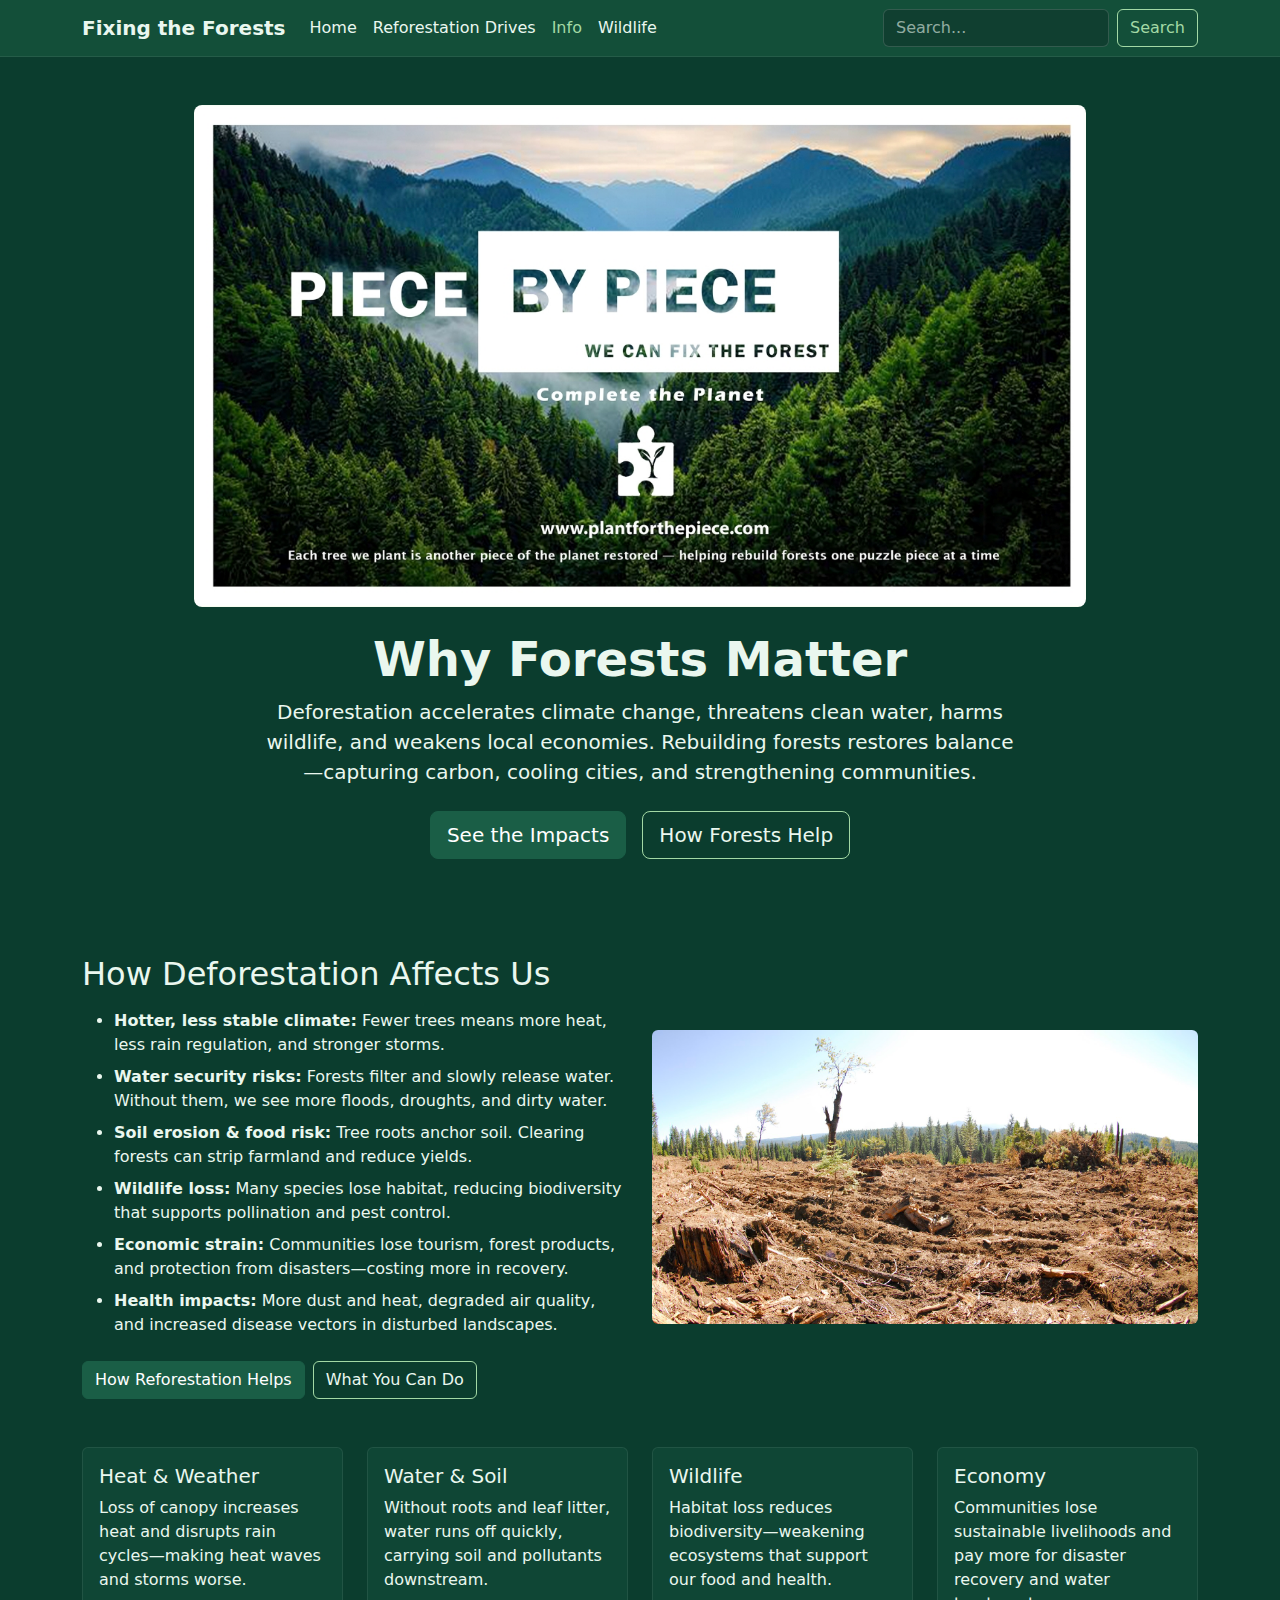
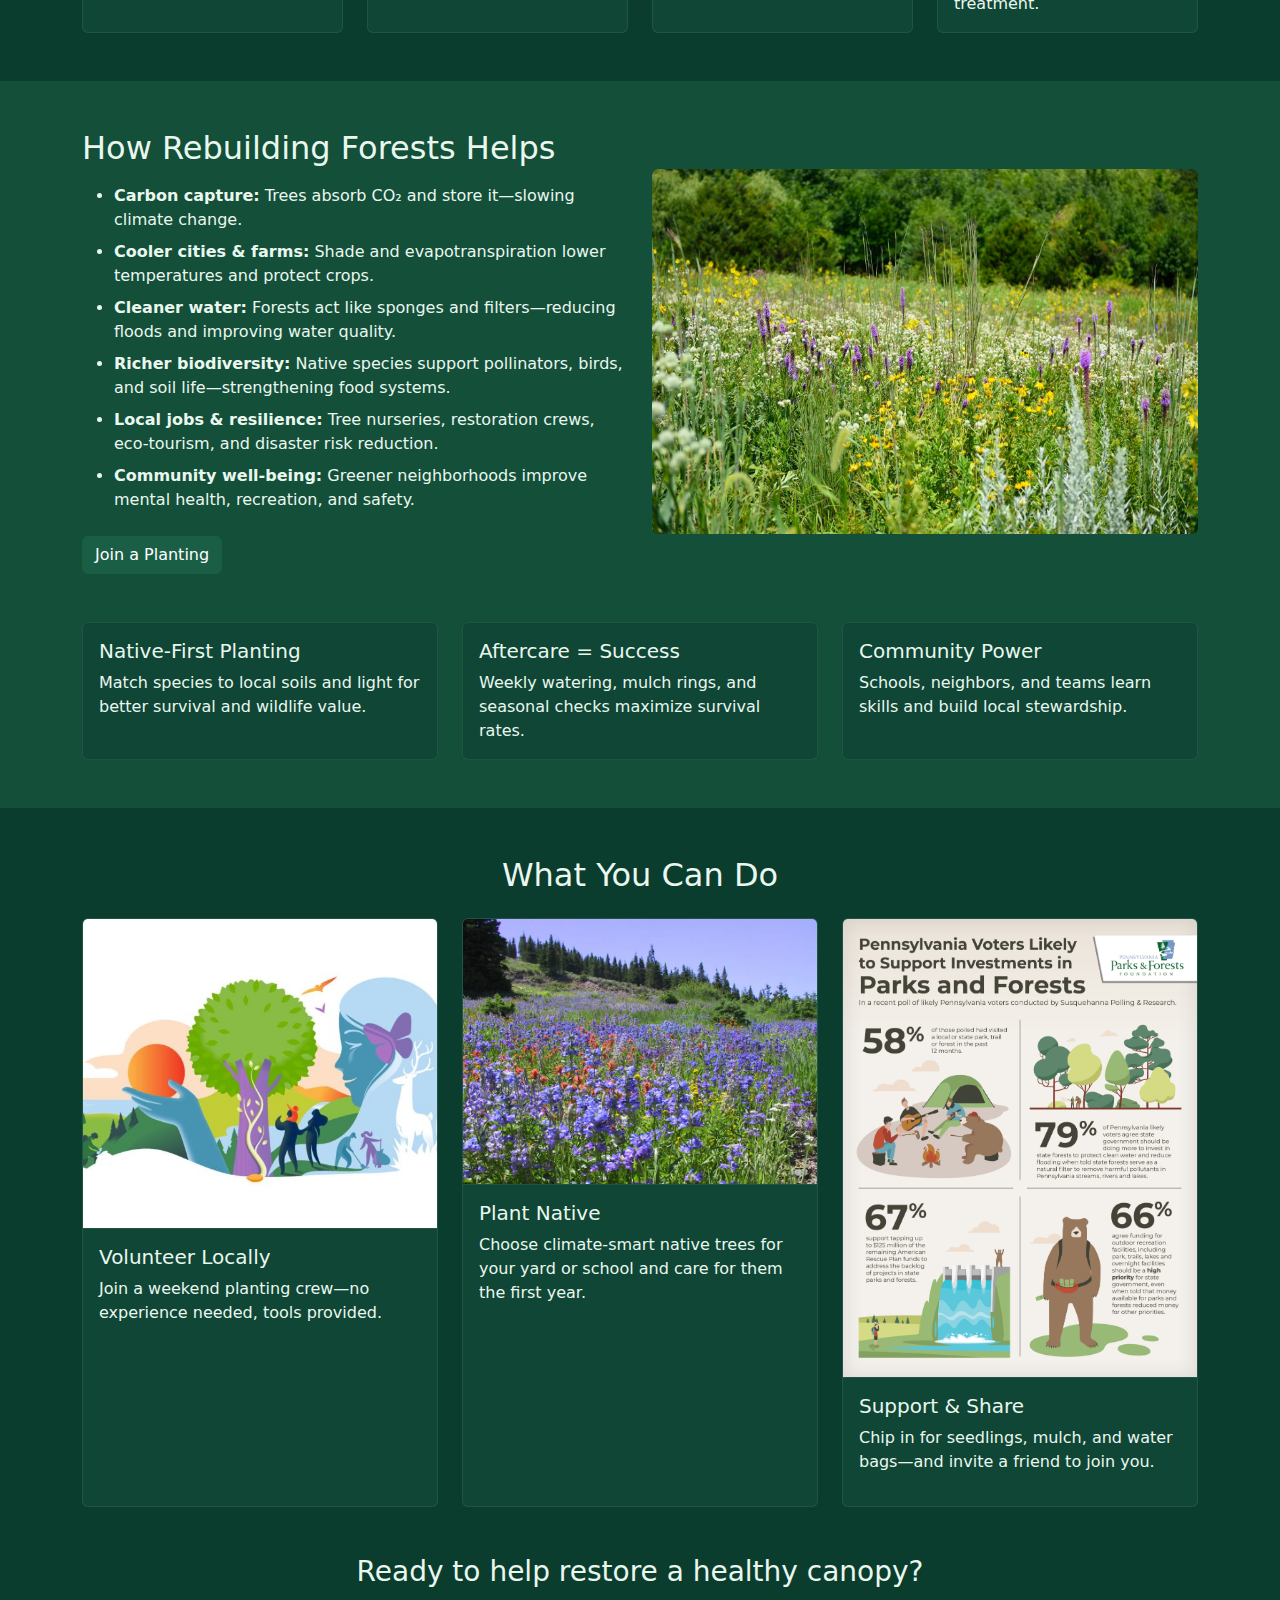
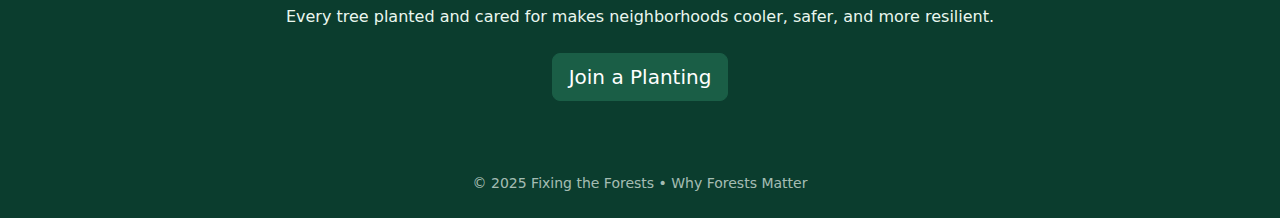
<file: deforestation.html>
<!doctype html>
<html lang="en">
  <head>
    <meta charset="utf-8">
    <meta name="viewport" content="width=device-width, initial-scale=1">
    <title>Why Forests Matter — Fixing the Forests</title>

    <!-- Bootstrap CSS -->
    <link href="https://cdn.jsdelivr.net/npm/bootstrap@5.3.8/dist/css/bootstrap.min.css" rel="stylesheet" crossorigin="anonymous">

    <!-- Theme CSS -->
    <link rel="stylesheet" href="style.css?v=1">
  </head>

  <body id="top">
    <!-- NAVBAR -->
    <nav class="navbar navbar-expand-lg navbar-dark navbar-forest" data-bs-theme="dark">
      <div class="container">
        <a class="navbar-brand fw-semibold" href="index.html">Fixing the Forests</a>
        <button class="navbar-toggler" type="button" data-bs-toggle="collapse" data-bs-target="#navbarSupportedContent"
                aria-controls="navbarSupportedContent" aria-expanded="false" aria-label="Toggle navigation">
          <span class="navbar-toggler-icon"></span>
        </button>

        <div class="collapse navbar-collapse" id="navbarSupportedContent">
          <ul class="navbar-nav me-auto mb-2 mb-lg-0">
            <li class="nav-item">
              <a class="nav-link" href="index.html#top">Home</a>
            </li>
            <li class="nav-item">
               <a class="nav-link" href="Reforestation.html">Reforestation Drives</a>
            </li>
            <li class="nav-item">
              <a class="nav-link active" aria-current="page" href="#top">Info</a>
            </li>
            <li class="nav-item">
              <a class="nav-link" href="wildlife.html">Wildlife</a>
            </li>
          </ul>

          <form class="d-flex" role="search">
            <input class="form-control me-2" type="search" placeholder="Search..." aria-label="Search">
            <button class="btn btn-outline-success" type="submit">Search</button>
          </form>
        </div>
      </div>
    </nav>

    <!-- HERO -->
    <header class="py-5 text-center hero">
      <div class="container">
        <img src="images/webforest.jpg" class="img-fluid mb-4 hero-img" alt="Forest canopy image">
        <h1 class="display-5 fw-bold">Why Forests Matter</h1>
        <p class="lead mx-auto mb-4" style="max-width: 760px;">
          Deforestation accelerates climate change, threatens clean water, harms wildlife, and weakens local economies.
          Rebuilding forests restores balance—capturing carbon, cooling cities, and strengthening communities.
        </p>
        <div class="d-flex justify-content-center gap-3 flex-wrap">
          <a href="https://www.natureandculture.org/deforestation/?utm_source=google-ad-grant&utm_medium=ppc&utm_id=btd&utm_term=why%20is%20deforestation%20bad&utm_campaign=BTD+%7C+Power+Page+%7C+Deforestation&utm_source=adwords&utm_medium=ppc&hsa_acc=2265980610&hsa_cam=21411551258&hsa_grp=163776776093&hsa_ad=703767901651&hsa_src=g&hsa_tgt=kwd-299658791278&hsa_kw=why%20is%20deforestation%20bad&hsa_mt=b&hsa_net=adwords&hsa_ver=3&gad_source=1&gad_campaignid=21411551258&gbraid=0AAAAADlRPw2e6mKGZSCTFKKvz6tWCdn69&gclid=Cj0KCQiAiKzIBhCOARIsAKpKLAPfK0SnyNPqs79mHWVfNb8ZKmqJJweog-Jat0HAgAfNtWz9B_LAwloaAsMsEALw_wcB"
             target="_blank" rel="noopener noreferrer" class="btn btn-forest btn-lg">See the Impacts</a>

          <a href="https://wwf.panda.org/discover/our_focus/forests_practice/importance_forests/"
             target="_blank" rel="noopener noreferrer" class="btn btn-forest-outline btn-lg">How Forests Help</a>
        </div>
      </div>
    </header>

    <!-- IMPACTS -->
    <section id="impacts" class="py-5">
      <div class="container">
        <div class="row g-4 align-items-center">
          <div class="col-lg-6">
            <h2 class="mb-3">How Deforestation Affects Us</h2>
            <ul class="mb-4">
              <li class="mb-2"><strong>Hotter, less stable climate:</strong> Fewer trees means more heat, less rain regulation, and stronger storms.</li>
              <li class="mb-2"><strong>Water security risks:</strong> Forests filter and slowly release water. Without them, we see more floods, droughts, and dirty water.</li>
              <li class="mb-2"><strong>Soil erosion &amp; food risk:</strong> Tree roots anchor soil. Clearing forests can strip farmland and reduce yields.</li>
              <li class="mb-2"><strong>Wildlife loss:</strong> Many species lose habitat, reducing biodiversity that supports pollination and pest control.</li>
              <li class="mb-2"><strong>Economic strain:</strong> Communities lose tourism, forest products, and protection from disasters—costing more in recovery.</li>
              <li class="mb-2"><strong>Health impacts:</strong> More dust and heat, degraded air quality, and increased disease vectors in disturbed landscapes.</li>
            </ul>
            <div class="d-flex gap-2 flex-wrap">
              <a href="https://www.nationalforests.org/tree-planting-programs/benefits-of-reforestation"
                 target="_blank" rel="noopener noreferrer" class="btn btn-forest">How Reforestation Helps</a>

              <a href="https://www.longviewcarbonfarms.org/our-key-efforts?gad_source=1&gad_campaignid=22310543715&gbraid=0AAAAAqQtHkuBEMY5jS0LMvz1YDOmy0dgL&gclid=Cj0KCQiAiKzIBhCOARIsAKpKLAO1u5nF4v3yefSH_CJP4tyniTOQmTbjjMm2uqJ7J_ypp7ZN_ZagQd8aAt_kEALw_wcB"
                 target="_blank" rel="noopener noreferrer" class="btn btn-forest-outline">What You Can Do</a>
            </div>
          </div>
          <div class="col-lg-6 text-center">
            <img src="images/clear.jpg" class="img-fluid rounded" alt="Cleared area showing erosion patterns">
          </div>
        </div>

        <div class="row g-4 mt-4">
          <div class="col-md-6 col-xl-3">
            <div class="card card-forest h-100">
              <div class="card-body">
                <h5 class="card-title">Heat &amp; Weather</h5>
                <p class="card-text mb-0">Loss of canopy increases heat and disrupts rain cycles—making heat waves and storms worse.</p>
              </div>
            </div>
          </div>
          <div class="col-md-6 col-xl-3">
            <div class="card card-forest h-100">
              <div class="card-body">
                <h5 class="card-title">Water &amp; Soil</h5>
                <p class="card-text mb-0">Without roots and leaf litter, water runs off quickly, carrying soil and pollutants downstream.</p>
              </div>
            </div>
          </div>
          <div class="col-md-6 col-xl-3">
            <div class="card card-forest h-100">
              <div class="card-body">
                <h5 class="card-title">Wildlife</h5>
                <p class="card-text mb-0">Habitat loss reduces biodiversity—weakening ecosystems that support our food and health.</p>
              </div>
            </div>
          </div>
          <div class="col-md-6 col-xl-3">
            <div class="card card-forest h-100">
              <div class="card-body">
                <h5 class="card-title">Economy</h5>
                <p class="card-text mb-0">Communities lose sustainable livelihoods and pay more for disaster recovery and water treatment.</p>
              </div>
            </div>
          </div>
        </div>

      </div>
    </section>

    <!-- BENEFITS -->
    <section id="benefits" class="py-5 bg-forest-soft">
      <div class="container">
        <div class="row g-4 align-items-center">
          <div class="col-lg-6">
            <h2 class="mb-3">How Rebuilding Forests Helps</h2>
            <ul class="mb-4">
              <li class="mb-2"><strong>Carbon capture:</strong> Trees absorb CO₂ and store it—slowing climate change.</li>
              <li class="mb-2"><strong>Cooler cities &amp; farms:</strong> Shade and evapotranspiration lower temperatures and protect crops.</li>
              <li class="mb-2"><strong>Cleaner water:</strong> Forests act like sponges and filters—reducing floods and improving water quality.</li>
              <li class="mb-2"><strong>Richer biodiversity:</strong> Native species support pollinators, birds, and soil life—strengthening food systems.</li>
              <li class="mb-2"><strong>Local jobs &amp; resilience:</strong> Tree nurseries, restoration crews, eco-tourism, and disaster risk reduction.</li>
              <li class="mb-2"><strong>Community well-being:</strong> Greener neighborhoods improve mental health, recreation, and safety.</li>
            </ul>
            <div class="d-flex gap-2 flex-wrap">
              <a href="reforestation.html#upcoming" class="btn btn-forest">Join a Planting</a>
            </div>
          </div>
          <div class="col-lg-6 text-center">
            <img src="images/flowers.jpg" class="img-fluid rounded" alt="Young forest with diverse native plants">
          </div>
        </div>

        <div class="row g-4 mt-4">
          <div class="col-md-6 col-lg-4">
            <div class="card card-forest h-100">
              <div class="card-body">
                <h5 class="card-title">Native-First Planting</h5>
                <p class="card-text mb-0">Match species to local soils and light for better survival and wildlife value.</p>
              </div>
            </div>
          </div>
          <div class="col-md-6 col-lg-4">
            <div class="card card-forest h-100">
              <div class="card-body">
                <h5 class="card-title">Aftercare = Success</h5>
                <p class="card-text mb-0">Weekly watering, mulch rings, and seasonal checks maximize survival rates.</p>
              </div>
            </div>
          </div>
          <div class="col-md-6 col-lg-4">
            <div class="card card-forest h-100">
              <div class="card-body">
                <h5 class="card-title">Community Power</h5>
                <p class="card-text mb-0">Schools, neighbors, and teams learn skills and build local stewardship.</p>
              </div>
            </div>
          </div>
        </div>

      </div>
    </section>

    <!-- ACTIONS -->
    <section id="actions" class="py-5">
      <div class="container">
        <h2 class="mb-4 text-center">What You Can Do</h2>

        <div class="row g-4">
          <div class="col-md-6 col-lg-4">
            <div class="card card-forest h-100">
              <img src="images/volater.jpg" class="card-img-top" alt="Volunteers planting">
              <div class="card-body d-flex flex-column">
                <h5 class="card-title">Volunteer Locally</h5>
                <p class="card-text">Join a weekend planting crew—no experience needed, tools provided.</p>
                <div class="mt-auto d-grid"><!-- button optional --></div>
              </div>
            </div>
          </div>

          <div class="col-md-6 col-lg-4">
            <div class="card card-forest h-100">
              <img src="images/flowerfield.jpg" class="card-img-top" alt="Native saplings">
              <div class="card-body d-flex flex-column">
                <h5 class="card-title">Plant Native</h5>
                <p class="card-text">Choose climate-smart native trees for your yard or school and care for them the first year.</p>
                <div class="mt-auto d-grid"><!-- button optional --></div>
              </div>
            </div>
          </div>

          <div class="col-md-6 col-lg-4">
            <div class="card card-forest h-100">
              <img src="images/support.jpg" class="card-img-top" alt="Community meeting">
              <div class="card-body d-flex flex-column">
                <h5 class="card-title">Support &amp; Share</h5>
                <p class="card-text">Chip in for seedlings, mulch, and water bags—and invite a friend to join you.</p>
                <div class="mt-auto d-grid"><!-- button optional --></div>
              </div>
            </div>
          </div>
        </div>

        <div class="text-center mt-5">
          <h3 class="mb-3">Ready to help restore a healthy canopy?</h3>
          <p class="mb-4">Every tree planted and cared for makes neighborhoods cooler, safer, and more resilient.</p>
          <div class="d-flex justify-content-center gap-3 flex-wrap">
            <a href="Reforestation.html#upcoming" class="btn btn-forest btn-lg">Join a Planting</a>
          </div>
        </div>

      </div>
    </section>

    <footer class="py-4 text-center text-muted small">
      <div class="container">
        © 2025 Fixing the Forests • Why Forests Matter
      </div>
    </footer>

    <script src="https://cdn.jsdelivr.net/npm/bootstrap@5.3.8/dist/js/bootstrap.bundle.min.js" crossorigin="anonymous"></script>
  </body>
</html>
</file>
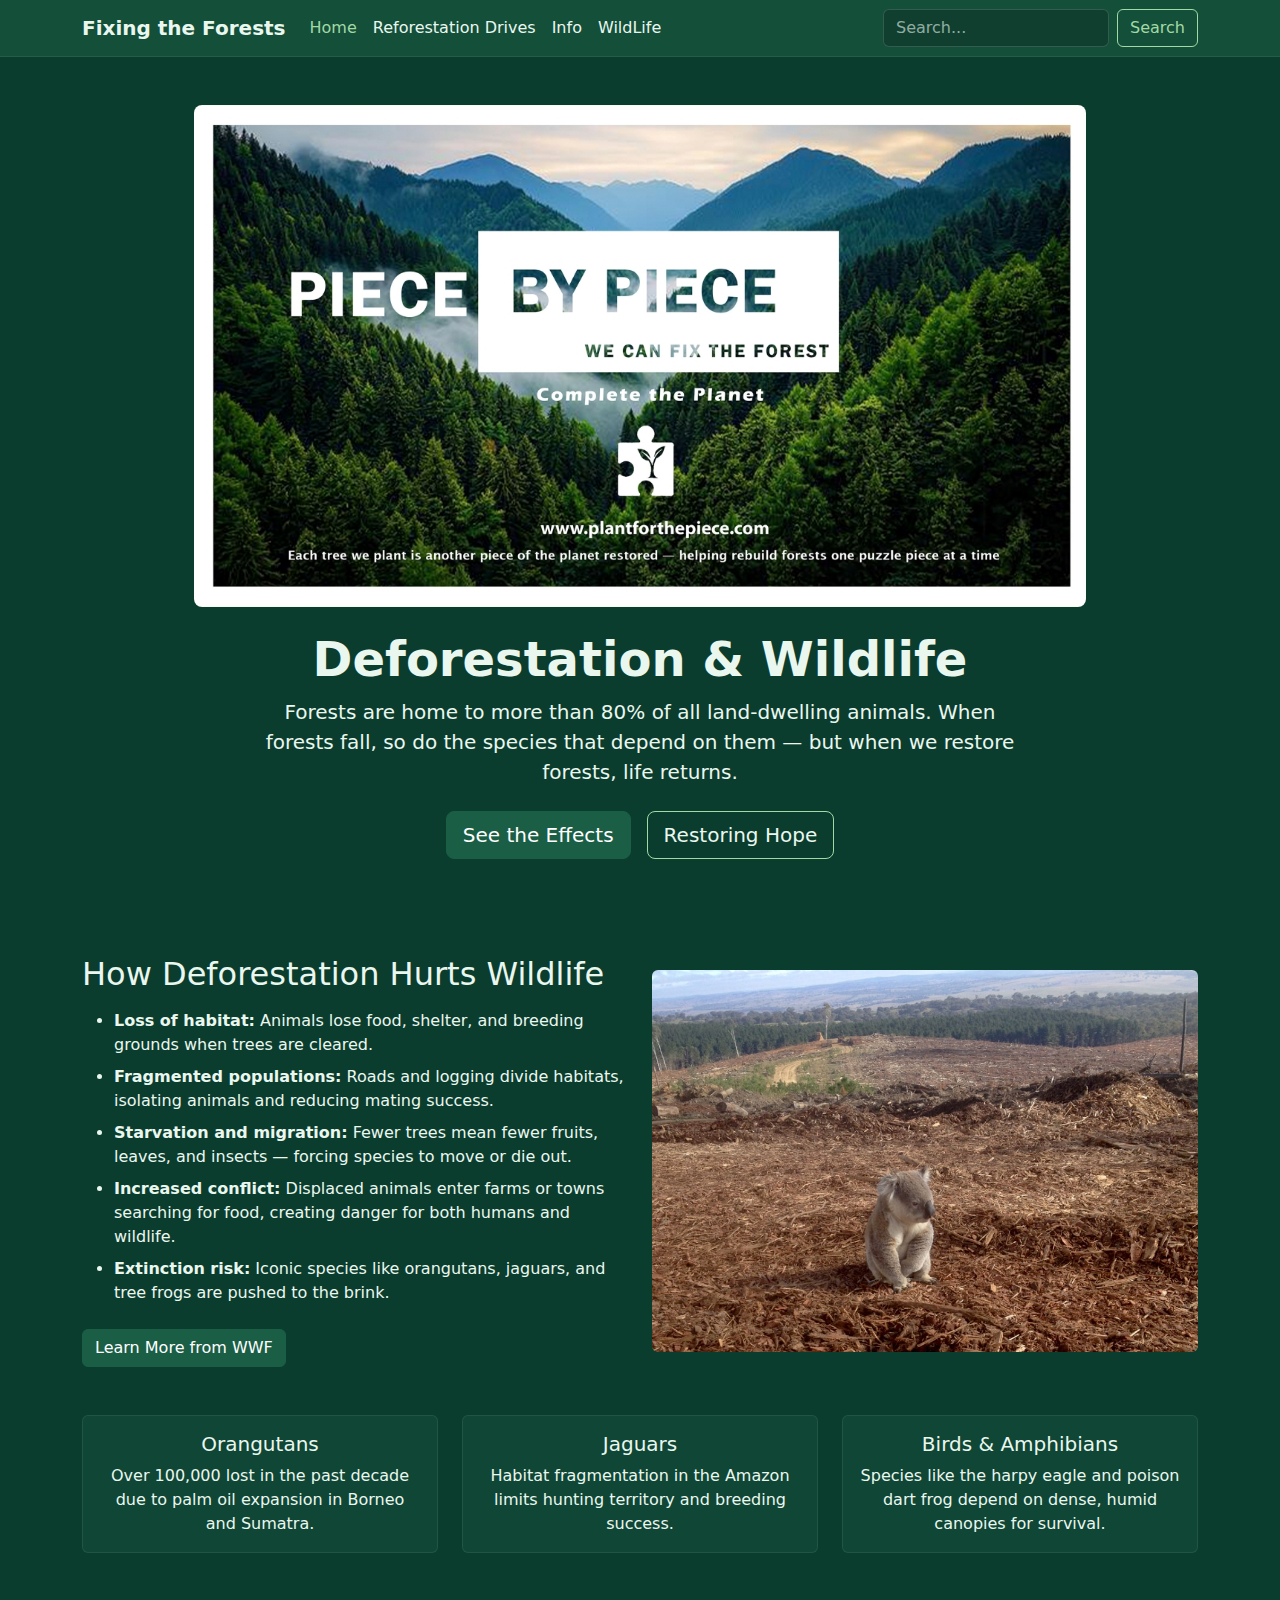
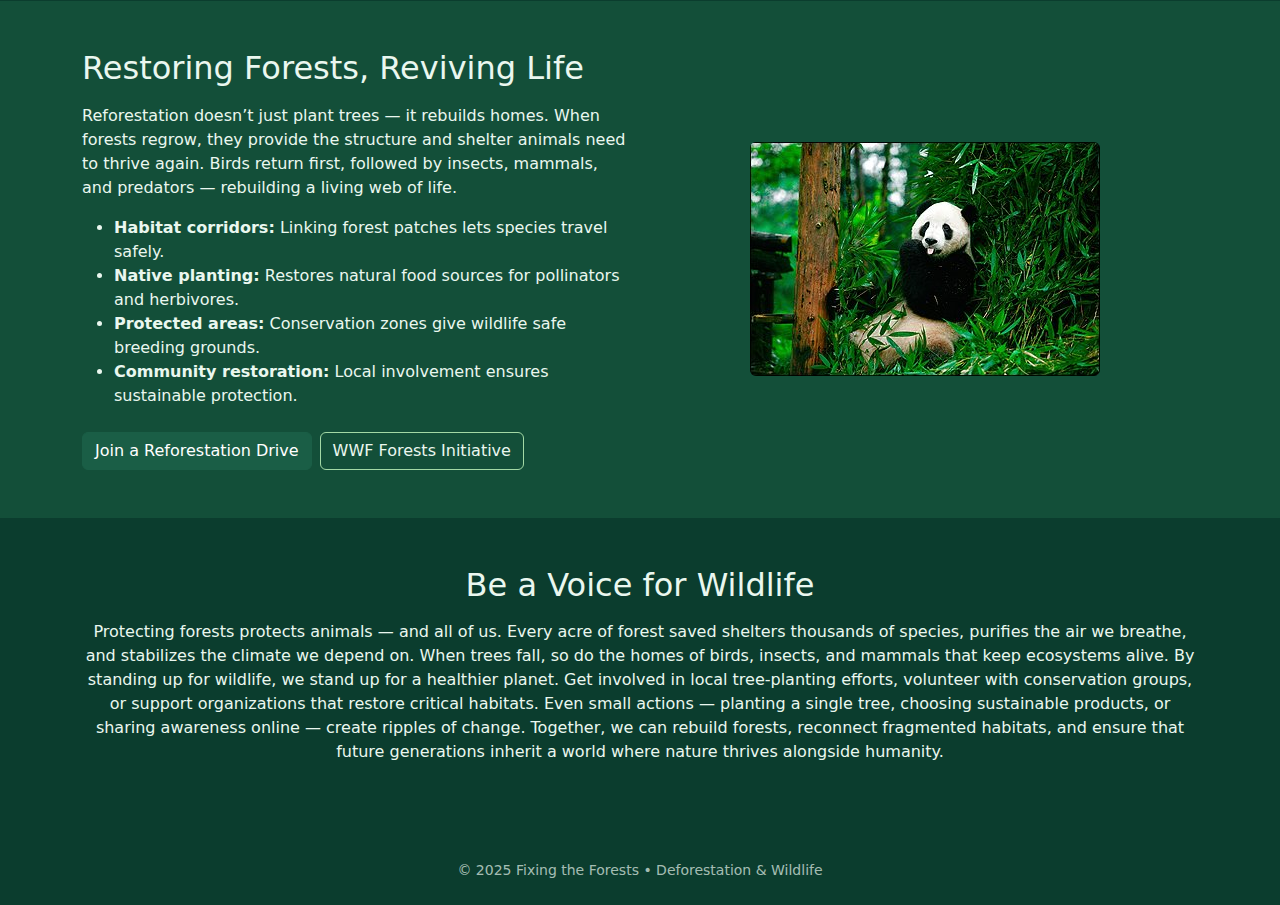
<file: wildlife.html>
<!doctype html>
<html lang="en">
  <head>
    <meta charset="utf-8" />
    <meta name="viewport" content="width=device-width, initial-scale=1" />
    <title>Deforestation & Wildlife — Fixing the Forests</title>

    <link href="https://cdn.jsdelivr.net/npm/bootstrap@5.3.8/dist/css/bootstrap.min.css" rel="stylesheet" crossorigin="anonymous">


    <link rel="stylesheet" href="style.css?v=2" />
  </head>

  <body id="top">

 <nav class="navbar navbar-expand-lg navbar-dark navbar-forest" data-bs-theme="dark">
      <div class="container">
        <a class="navbar-brand fw-semibold" href="#top">Fixing the Forests</a>
        <button class="navbar-toggler" type="button" data-bs-toggle="collapse" data-bs-target="#navbarSupportedContent"
                aria-controls="navbarSupportedContent" aria-expanded="false" aria-label="Toggle navigation">
          <span class="navbar-toggler-icon"></span>
        </button>

        <div class="collapse navbar-collapse" id="navbarSupportedContent">
          <ul class="navbar-nav me-auto mb-2 mb-lg-0">
            <li class="nav-item"><a class="nav-link active" aria-current="page" href="index.html">Home</a></li>
 
            <li class="nav-item">
                
              <a class="nav-link" href="Reforestation.html">Reforestation Drives</a>
            </li>
             <a class="nav-link" href="deforestation.html">Info</a>
            </li>
               <a class="nav-link" href="wildlife.html">WildLife</a>
            </li>

         
            
          </ul>

          <form class="d-flex" role="search">
            <input class="form-control me-2" type="search" placeholder="Search..." aria-label="Search" />
            <button class="btn btn-outline-success" type="submit">Search</button>
          </form>
        </div>
      </div>
    </nav>


    <header class="py-5 text-center hero">
      <div class="container">
        <img src="images/webforest.jpg" class="img-fluid mb-4 hero-img" alt="Wild animals in forest">
        <h1 class="display-5 fw-bold">Deforestation & Wildlife</h1>
        <p class="lead mx-auto mb-4" style="max-width: 760px;">
          Forests are home to more than 80% of all land-dwelling animals.  
          When forests fall, so do the species that depend on them — but when we restore forests, life returns.
        </p>
        <div class="d-flex justify-content-center gap-3 flex-wrap">
         <a href="https://www.trafalgar.com/real-word/9-animals-facing-extinction-habitat-loss/" 
   target="_blank" 
   class="btn btn-forest btn-lg">
   See the Effects
</a>

          <a href="https://www.ifaw.org/journal/animals-recovered-being-endangered" 
   target="_blank" 
   class="btn btn-forest-outline btn-lg">
   Restoring Hope
</a>

        </div>
      </div>
    </header>

    <section id="impacts" class="py-5">
      <div class="container">
        <div class="row g-4 align-items-center">
          <div class="col-lg-6">
            <h2 class="mb-3">How Deforestation Hurts Wildlife</h2>
            <ul class="mb-4">
              <li class="mb-2"><strong>Loss of habitat:</strong> Animals lose food, shelter, and breeding grounds when trees are cleared.</li>
              <li class="mb-2"><strong>Fragmented populations:</strong> Roads and logging divide habitats, isolating animals and reducing mating success.</li>
              <li class="mb-2"><strong>Starvation and migration:</strong> Fewer trees mean fewer fruits, leaves, and insects — forcing species to move or die out.</li>
              <li class="mb-2"><strong>Increased conflict:</strong> Displaced animals enter farms or towns searching for food, creating danger for both humans and wildlife.</li>
              <li class="mb-2"><strong>Extinction risk:</strong> Iconic species like orangutans, jaguars, and tree frogs are pushed to the brink.</li>
            </ul>
            <div class="d-flex gap-2 flex-wrap">
              <a href="https://wwf.panda.org/discover/our_focus/forests_practice/deforestation_and_degradation/" 
                 target="_blank" 
                 class="btn btn-forest">Learn More from WWF</a>
           
            </div>
          </div>
          <div class="col-lg-6 text-center">
            <img src="images/sad.jpg" class="img-fluid rounded" alt="Endangered species habitat loss">
          </div>
        </div>

        <div class="row g-4 mt-4 text-center">
          <div class="col-md-4">
            <div class="card card-forest h-100">
              <div class="card-body">
                <h5 class="card-title">Orangutans</h5>
                <p class="card-text mb-0">Over 100,000 lost in the past decade due to palm oil expansion in Borneo and Sumatra.</p>
              </div>
            </div>
          </div>
          <div class="col-md-4">
            <div class="card card-forest h-100">
              <div class="card-body">
                <h5 class="card-title">Jaguars</h5>
                <p class="card-text mb-0">Habitat fragmentation in the Amazon limits hunting territory and breeding success.</p>
              </div>
            </div>
          </div>
          <div class="col-md-4">
            <div class="card card-forest h-100">
              <div class="card-body">
                <h5 class="card-title">Birds & Amphibians</h5>
                <p class="card-text mb-0">Species like the harpy eagle and poison dart frog depend on dense, humid canopies for survival.</p>
              </div>
            </div>
          </div>
        </div>

      </div>
    </section>


    <section id="hope" class="py-5 bg-forest-soft">
      <div class="container">
        <div class="row g-4 align-items-center">
          <div class="col-lg-6">
            <h2 class="mb-3">Restoring Forests, Reviving Life</h2>
            <p>
              Reforestation doesn’t just plant trees — it rebuilds homes.  
              When forests regrow, they provide the structure and shelter animals need to thrive again.  
              Birds return first, followed by insects, mammals, and predators — rebuilding a living web of life.
            </p>
            <ul class="mb-4">
              <li><strong>Habitat corridors:</strong> Linking forest patches lets species travel safely.</li>
              <li><strong>Native planting:</strong> Restores natural food sources for pollinators and herbivores.</li>
              <li><strong>Protected areas:</strong> Conservation zones give wildlife safe breeding grounds.</li>
              <li><strong>Community restoration:</strong> Local involvement ensures sustainable protection.</li>
            </ul>
            <div class="d-flex gap-2 flex-wrap">
              <a href="reforestation.html" class="btn btn-forest">Join a Reforestation Drive</a>
              <a href="https://www.worldwildlife.org/initiatives/forests" target="_blank" class="btn btn-forest-outline">WWF Forests Initiative</a>
            </div>
          </div>
          <div class="col-lg-6 text-center">
            <img src="images/panda.jpg" class="img-fluid rounded" alt="Reforestation bringing animals back">
          </div>
        </div>
      </div>
    </section>


    <section class="py-5 text-center">
      <div class="container">
        <h2 class="mb-3">Be a Voice for Wildlife</h2>
        <p class="mb-4">
          Protecting forests protects animals — and all of us. Every acre of forest saved shelters thousands of species, purifies the air we breathe, and stabilizes the climate we depend on. When trees fall, so do the homes of birds, insects, and mammals that keep ecosystems alive. By standing up for wildlife, we stand up for a healthier planet.
Get involved in local tree-planting efforts, volunteer with conservation groups, or support organizations that restore critical habitats. Even small actions — planting a single tree, choosing sustainable products, or sharing awareness online — create ripples of change. Together, we can rebuild forests, reconnect fragmented habitats, and ensure that future generations inherit a world where nature thrives alongside humanity.
        </p>
        <div class="d-flex justify-content-center gap-3 flex-wrap">
     
      </div>
    </section>

    <footer class="py-4 text-center text-muted small">
      <div class="container">
        © 2025 Fixing the Forests • Deforestation & Wildlife
      </div>
    </footer>

    <script src="https://cdn.jsdelivr.net/npm/bootstrap@5.3.8/dist/js/bootstrap.bundle.min.js" crossorigin="anonymous"></script>
  </body>
</html>
</file>
<file: style.css>
:root{
  --forest-900:#0b3d2e;
  --forest-800:#134f39;
  --forest-700:#1a5e46;
  --forest-500:#2c8c68;
  --forest-300:#a3d9a5;
  --forest-100:#eaf7ef;
}

html,body{ background: var(--forest-900); color: var(--forest-100); min-height: 100%; }

h1,h2,h3,h4,h5,h6,
p,.lead,.card-title,.card-text,
.nav-link,.form-label,label{ color: var(--forest-100); }

a{ color: var(--forest-300); text-decoration: none; }
a:hover{ text-decoration: underline; }

.bg-forest-soft{ background: var(--forest-800); }

.navbar-forest{
  background: var(--forest-800);
  border-bottom: 1px solid rgba(255,255,255,.08);
}
.navbar-forest .navbar-brand,
.navbar-forest .nav-link{
  color: var(--forest-100);
}
.navbar-forest .nav-link.active,
.navbar-forest .nav-link:focus,
.navbar-forest .nav-link:hover{
  color: var(--forest-300);
}


.navbar-forest .dropdown-menu{
  background: #0f4635;
  border: 1px solid rgba(255,255,255,.08);
}
.navbar-forest .dropdown-item{
  color: var(--forest-100);
}
.navbar-forest .dropdown-item:hover,
.navbar-forest .dropdown-item:focus{
  background: var(--forest-700);
  color: #fff;
}

.navbar-forest .navbar-toggler{
  border-color: rgba(255,255,255,.25);
}


.hero .hero-img{ max-width: 80%; border-radius: .5rem; }

.card-forest{
  background: #0f4635;
  border: 1px solid rgba(255,255,255,.08);
}
.card-forest .card-img-top{ border-bottom: 1px solid rgba(255,255,255,.08); }


.btn-forest{
  background: var(--forest-700);
  color: #fff;
  border: 1px solid var(--forest-700);
}
.btn-forest:hover{
  background: var(--forest-500);
  border-color: var(--forest-500);
  color: #fff;
}
.btn-forest-outline{
  background: transparent;
  color: var(--forest-100);
  border: 1px solid var(--forest-300);
}
.btn-forest-outline:hover{
  background: var(--forest-700);
  color: #fff;
  border-color: var(--forest-700);
}

.btn-outline-success{
  color: var(--forest-300);
  border-color: var(--forest-300);
}
.btn-outline-success:hover{
  color: #fff;
  background-color: var(--forest-700);
  border-color: var(--forest-700);
}


.form-control,.form-select{
  background: #103f30;
  color: var(--forest-100);
  border: 1px solid rgba(255,255,255,.15);
}
.form-control::placeholder{ color: rgba(234,247,239,.6); }
.form-control:focus{
  background: #103f30;
  color: var(--forest-100);
  border-color: var(--forest-300);
  box-shadow: 0 0 0 .2rem rgba(163,217,165,.15);
}


.text-muted{ color: rgba(234,247,239,.7) !important; }
.btn-warning{ color:#1c2a22; } /* better contrast on dark */
</file>
